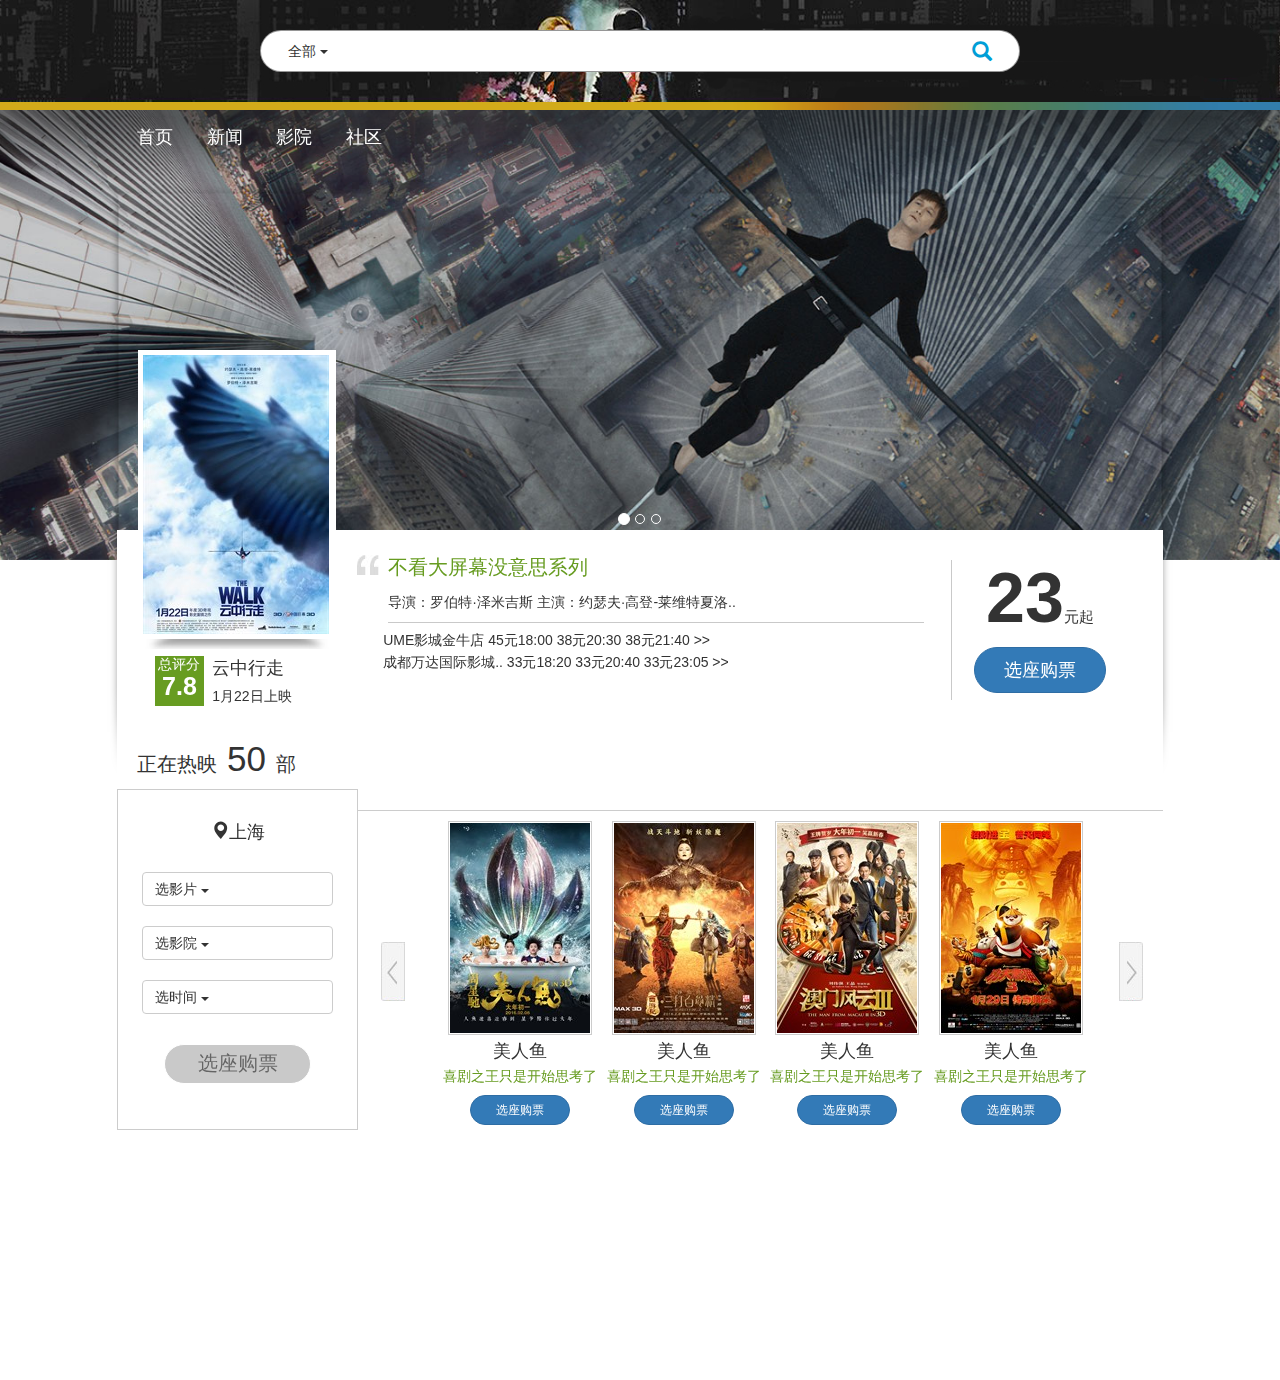
<file: index.html>
<!DOCTYPE html>
<html lang="en">
<head>
    <meta charset="UTF-8">
    <meta http-equiv="X-UA-Compatible" content="IE=edge">
    <meta name="viewport" content="width=device-width, initial-scale=1">

    <title></title>
    <link rel="stylesheet" href="css/bootstrap.min.css">
    <link rel="stylesheet" href="css/main.css">
    <script src="js/jquery-2.1.4.min.js"></script>
    <script src="js/bootstrap.min.js"></script>
    <script src="js/main_js.js"></script>
</head>
<body>
<div class="head">
    <div class="container">
        <div class="search col-md-8 col-md-offset-2">
            <div class="input-group">
                <div class="input-group-btn">
                    <button type="button" class="btn btn-default dropdown-toggle" data-toggle="dropdown" aria-haspopup="true" aria-expanded="false">全部 <span class="caret"></span></button>
                    <ul class="dropdown-menu">
                        <li><a href="#">电影</a></li>
                        <li><a href="#">影人</a></li>
                        <li><a href="#">影院</a></li>
                        <li role="separator" class="divider"></li>
                        <li><a href="#">商品</a></li>
                    </ul>
                </div><!-- /btn-group -->
                <input type="text" placeholder="">
                <div class="input-group-addon">
                    <span class="glyphicon glyphicon-search" aria-hidden="true"></span>
                </div>
            </div><!-- /input-group -->
        </div><!-- /.col-lg-6 -->
    </div>
</div>
<div class="search_foot">
</div>
<div class="ppt">
    <div id="carousel-example-generic" class="carousel slide" data-ride="carousel" data-pause="false">
        <div class="menu_bg">
            <div class="top_menu  col-md-offset-1">
                <a href="#">首页</a>
                <a href="#">新闻</a>
                <a href="#">影院</a>
                <a href="#">社区</a>
            </div>
        </div>

        <!-- Indicators -->
        <ol class="carousel-indicators">
            <li data-target="#carousel-example-generic" data-slide-to="0" id="li_1" class="active"></li>
            <li data-target="#carousel-example-generic" data-slide-to="1" id="li_2"></li>
            <li data-target="#carousel-example-generic" data-slide-to="2" id="li_3"></li>
        </ol>

        <!-- Wrapper for slides -->
        <div class="carousel-inner" role="listbox">
            <div class="item active ppt_1"></div>
            <div class="item ppt_2"></div>
            <div class="item ppt_3"></div>
        </div>
    </div>
</div>
<div class="content col-md-10 col-md-offset-1">
    <img src="img_main/index_shadow.png" class="movie_about_bg">
    <div class="movie_about">
            <div id="movie_about_carousel" class="carousel-inner" role="listbox" data-pause="false">
                <div class="item active">
                    <div class="movie_pic">
                        <a href="movie_1.html"><img src="img_main/movie_pic1.jpg"></a>
                        <div style="height: 10px;width:196px;background-image: url('img_main/index.jpg');background-position: -5px 0px"></div>
                        <div class="movie_pic_bottom">
                            <div class="movie_no col-md-3 col-sm-3 col-md-offset-1 col-sm-offset-1">
                                <h5>总评分</h5>
                                <b>7.8</b>
                            </div>
                            <div class="movie_time col-md-7 col-sm-7">
                                <h4>云中行走</h4>
                                <h5>1月22日上映</h5>
                            </div>
                        </div>
                    </div>
                    <div style="height: 200px;width:auto;margin-left: 240px;border:">
                        <div style="background-image: url('img_main/index.jpg');background-position: -220px -68px;height: 20px;width: 22px;display: inline-block;vertical-align: top;margin-top: 25px;"></div>
                        <div class="movie_information">
                            <span>不看大屏幕没意思系列</span>
                            <p>导演：罗伯特·泽米吉斯         主演：约瑟夫·高登-莱维特夏洛..</p>
                            <h5>UME影城金牛店 45元18:00 38元20:30 38元21:40 >></h5>
                            <h5>成都万达国际影城.. 33元18:20 33元20:40 33元23:05 >></h5>
                        </div>
                        <div class="movie_buy">
                            <h1><b>23</b><span>元起</span></h1>
                            <button type="button" class="btn btn-primary btn-lg">选座购票</button>
                        </div>
                    </div>
                </div>
                <div class="item">
                    <div class="movie_pic">
                        <img src="img_main/movie_pic1.jpg">
                        <div style="height: 10px;width:196px;background-image: url('img_main/index.jpg');background-position: -5px 0px"></div>
                        <div class="movie_pic_bottom">
                            <div class="movie_no col-md-3 col-sm-3 col-md-offset-1 col-sm-offset-1">
                                <h5>总评分</h5>
                                <b>7.8</b>
                            </div>
                            <div class="movie_time col-md-7 col-sm-7">
                                <h4>云中行走</h4>
                                <h5>1月22日上映</h5>
                            </div>
                        </div>
                    </div>
                    <div style="height: 200px;width:auto;margin-left: 240px;border:">
                        <div style="background-image: url('img_main/index.jpg');background-position: -220px -68px;height: 20px;width: 22px;display: inline-block;vertical-align: top;margin-top: 25px;"></div>
                        <div class="movie_information">
                            <span>不看大屏幕没意思系列</span>
                            <p>导演：罗伯特·泽米吉斯         主演：约瑟夫·高登-莱维特夏洛..</p>
                            <h5>UME影城金牛店 45元18:00 38元20:30 38元21:40 >></h5>
                            <h5>成都万达国际影城.. 33元18:20 33元20:40 33元23:05 >></h5>
                        </div>
                        <div class="movie_buy">
                            <h1><b>23</b><span>元起</span></h1>
                            <button type="button" class="btn btn-primary btn-lg">选座购票</button>
                        </div>
                    </div>
                </div>
                <div class="item">
                    <div class="movie_pic">
                        <img src="img_main/movie_pic1.jpg">
                        <div style="height: 10px;width:196px;background-image: url('img_main/index.jpg');background-position: -5px 0px"></div>
                        <div class="movie_pic_bottom">
                            <div class="movie_no col-md-3 col-sm-3 col-md-offset-1 col-sm-offset-1">
                                <h5>总评分</h5>
                                <b>7.8</b>
                            </div>
                            <div class="movie_time col-md-7 col-sm-7">
                                <h4>云中行走</h4>
                                <h5>1月22日上映</h5>
                            </div>
                        </div>
                    </div>
                    <div style="height: 200px;width:auto;margin-left: 240px;">
                        <div style="background-image: url('img_main/index.jpg');background-position: -220px -68px;height: 20px;width: 22px;display: inline-block;vertical-align: top;margin-top: 25px;"></div>
                        <div class="movie_information">
                            <span>不看大屏幕没意思系列</span>
                            <p>导演：罗伯特·泽米吉斯         主演：约瑟夫·高登-莱维特夏洛..</p>
                            <h5>UME影城金牛店 45元18:00 38元20:30 38元21:40 >></h5>
                            <h5>成都万达国际影城.. 33元18:20 33元20:40 33元23:05 >></h5>
                        </div>
                        <div class="movie_buy">
                            <h1><b>23</b><span>元起</span></h1>
                            <button type="button" class="btn btn-primary btn-lg">选 座 购 票</button>
                        </div>
                    </div>
                </div>
                <div style="width: 100%;height: 400px;">
                    <div class="movie_hot">
                        <h4 style="margin-left: 20px;font-size: 20px;font-weight: 500;">正在热映<span style="font-size: 35px;"> 50 </span>部</h4>
                        <div class="movie_ticket">
                            <h4><span class="glyphicon glyphicon-map-marker"></span>上海</h4>
                            <div class="dropdown">
                                <button class="btn btn-default dropdown-toggle" type="button" id="dropdownMenu1" data-toggle="dropdown" aria-haspopup="true" aria-expanded="true">
                                    选影片
                                    <span class="caret"></span>
                                </button>
                                <ul id="dropdown-menu1" class="dropdown-menu" aria-labelledby="dropdownMenu1">
                                    <li>
                                        <div class="input-group">
                                            <input type="text" class="form-control" placeholder="Search for...">
                                            <div class="input-group-addon">
                                                <span class="glyphicon glyphicon-search" aria-hidden="true"></span>
                                            </div>
                                        </div><!-- /input-group -->
                                    </li>
                                    <li><a href="#">Something else here<div style="height: 21px;width: 25px;background-color: #679c21;display: inline-block;float: right;color: #ffffff;text-align: center"><b>7.4</b></div></a></li>
                                    <li><a href="#">Something else here</a></li>
                                    <li><a href="#">Separated link</a></li>
                                </ul>
                            </div>
                            <div class="dropdown">
                                <button class="btn btn-default dropdown-toggle" type="button" id="dropdownMenu2" data-toggle="dropdown" aria-haspopup="true" aria-expanded="true">
                                    选影院
                                    <span class="caret"></span>
                                </button>
                                    <ul  id="dropdown-menu2" class="dropdown-menu" aria-labelledby="dropdownMenu1">
                                            <li>
                                                <div class="input-group">
                                                    <input type="text" class="form-control" placeholder="Search for...">
                                                    <div class="input-group-addon">
                                                        <span class="glyphicon glyphicon-search" aria-hidden="true"></span>
                                                    </div>
                                                </div><!-- /input-group -->
                                            </li>
                                        <div style="overflow: scroll;height: 200px;">
                                            <li><a href="#">Another action</a></li>
                                            <li><div>
                                                <div style="display: inline-block;vertical-align: top;padding: 0;">111223</div>
                                                <div style="width: 40%;display: inline-block">
                                                    <ul>
                                                        <li>1111</li>
                                                        <li>1111</li>
                                                        <li>1111</li>
                                                        <li>1111</li>
                                                    </ul>
                                                </div>
                                                <div style="width: 40%;display: inline-block">
                                                    <ul>
                                                        <li>2222</li>
                                                        <li>1111</li>
                                                        <li>1111</li>
                                                        <li>1111</li>
                                                    </ul>
                                                </div>
                                            </div></li>
                                            <li><a href="#">Separated link</a></li>
                                            <li><a href="#">Separated link</a></li>
                                            <li><a href="#">Separated link</a></li>
                                            <li><a href="#">Separated link</a></li>
                                            <li><a href="#">Separated link</a></li>
                                            <li><a href="#">Separated link</a></li>
                                            <li><a href="#">Separated link</a></li>
                                            <li><a href="#">Separated link</a></li>
                                        </div>
                                    </ul>
                            </div>
                            <div class="dropdown">
                                <button class="btn btn-default dropdown-toggle" type="button" id="dropdownMenu3" data-toggle="dropdown" aria-haspopup="true" aria-expanded="true">
                                    选时间
                                    <span class="caret"></span>
                                </button>
                                <ul  id="dropdown-menu3" class="dropdown-menu" aria-labelledby="dropdownMenu1">
                                    <li><a href="#">Action</a></li>
                                    <li><a href="#">Another action</a></li>
                                    <li><a href="#">Something else here</a></li>
                                    <li><a href="#">Separated link</a></li>
                                </ul>
                            </div>
                            <button type="button" class="btn btn-primary">选座购票</button>
                        </div>
                    </div>
                    <div class="movie_hot_list">
                            <div class="col-md-1 col-sm-1" style="height: 320px;display: inline-block;">
                                <div style="height: 100%;width: 0px;display: inline-block;vertical-align: middle;"></div><!--为了使按钮垂直居中-->
                                <div class="movie_last"></div>
                            </div>
                            <div class="col-md-10 col-sm-10" style="display: inline-block;height: 320px;vertical-align: middle;overflow: hidden;text-align: left;position: relative;">
                                <div id="list_demo" class="list_demo" style="width:2000px;position: absolute">
                                    <div class="list_input">
                                        <a href="movie_1.html"><img src="img_main/movie_list_1.jpg"></a>
                                        <h4>美人鱼</h4>
                                        <h5>喜剧之王只是开始思考了</h5>
                                        <button type="button" class="btn btn-primary btn-sm">选座购票</button>
                                    </div>
                                    <div class="list_input">
                                        <a href="movie_1.html"><img src="img_main/movie_list_2.jpg"></a>
                                        <h4>美人鱼</h4>
                                        <h5>喜剧之王只是开始思考了</h5>
                                        <button type="button" class="btn btn-primary btn-sm">选座购票</button>
                                    </div>
                                    <div class="list_input">
                                        <a href="movie_1.html"><img src="img_main/movie_list_3.jpg"></a>
                                        <h4>美人鱼</h4>
                                        <h5>喜剧之王只是开始思考了</h5>
                                        <button type="button" class="btn btn-primary btn-sm">选座购票</button>
                                    </div>
                                    <div class="list_input">
                                        <a href="movie_1.html"><img src="img_main/movie_list_4.jpg"></a>
                                        <h4>美人鱼</h4>
                                        <h5>喜剧之王只是开始思考了</h5>
                                        <button type="button" class="btn btn-primary btn-sm">选座购票</button>
                                    </div>
                                    <div class="list_input">
                                        <a href="movie_1.html"><img src="img_main/movie_list_4.jpg"></a>
                                        <h4>美人鱼</h4>
                                        <h5>喜剧之王只是开始思考了</h5>
                                        <button type="button" class="btn btn-primary btn-sm">选座购票</button>
                                    </div>
                                    <div class="list_input">
                                        <a href="movie_1.html"><img src="img_main/movie_list_4.jpg"></a>
                                        <h4>美人鱼</h4>
                                        <h5>喜剧之王只是开始思考了</h5>
                                        <button type="button" class="btn btn-primary btn-sm">选座购票</button>
                                    </div>
                                    <div class="list_input">
                                        <a href="movie_1.html"><img src="img_main/movie_list_4.jpg"></a>
                                        <h4>美人鱼</h4>
                                        <h5>喜剧之王只是开始思考了</h5>
                                        <button type="button" class="btn btn-primary btn-sm">选座购票</button>
                                    </div>
                                    <div class="list_input">
                                        <a href="movie_1.html"><img src="img_main/movie_list_4.jpg"></a>
                                        <h4>美人鱼</h4>
                                        <h5>喜剧之王只是开始思考了</h5>
                                        <button type="button" class="btn btn-primary btn-sm">选座购票</button>
                                    </div>
                                    <div class="list_input">
                                        <img src="img_main/movie_list_4.jpg">
                                    </div>
                                    <div class="list_input">
                                        <img src="img_main/movie_list_4.jpg">
                                    </div>
                                </div>
                            </div>
                            <div class="col-md-1 col-sm-1" style="height: 320px;display: inline-block;">
                                <div style="height: 100%;width: 0px;display: inline-block;vertical-align: middle;"></div><!--为了使按钮垂直居中-->
                                <div class="movie_next"></div>
                            </div>
                    </div>
                </div>
            </div>
    </div>
</div>

<div>
</div>
</body>
</html>
</file>
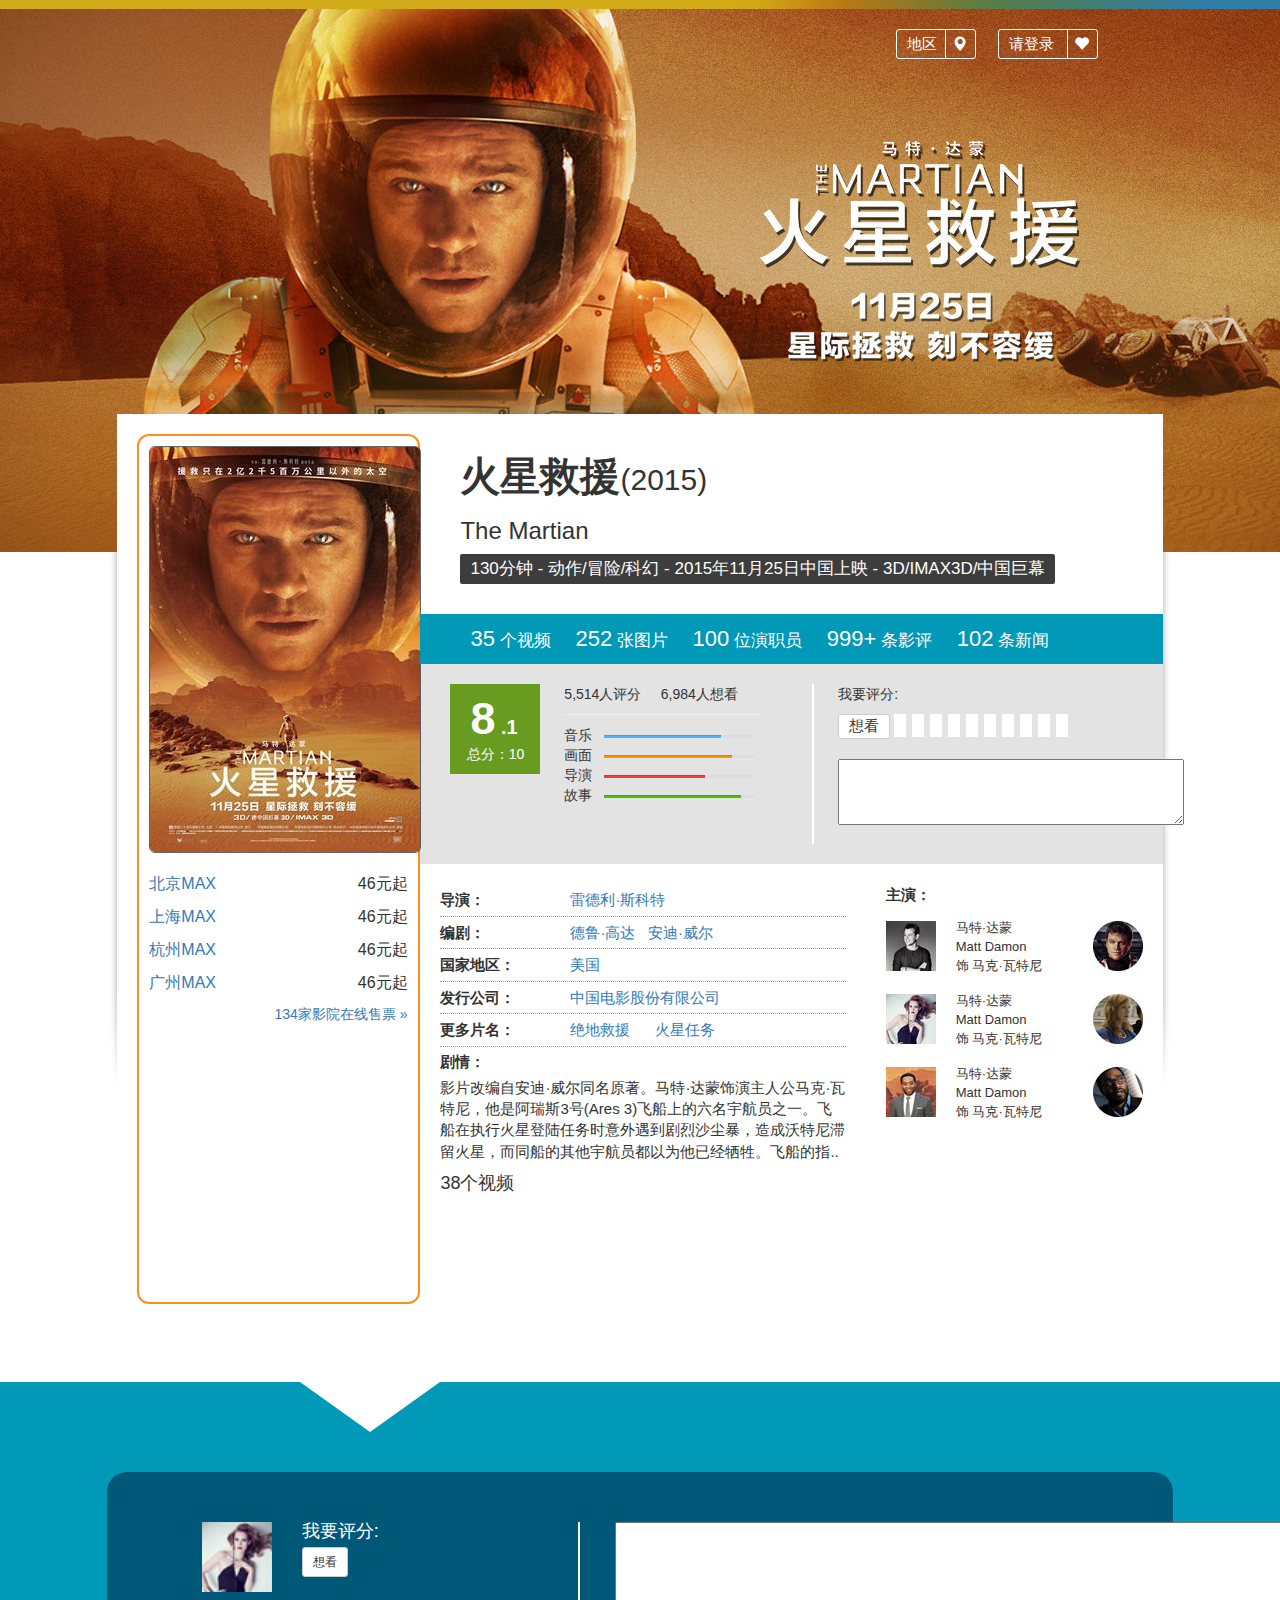
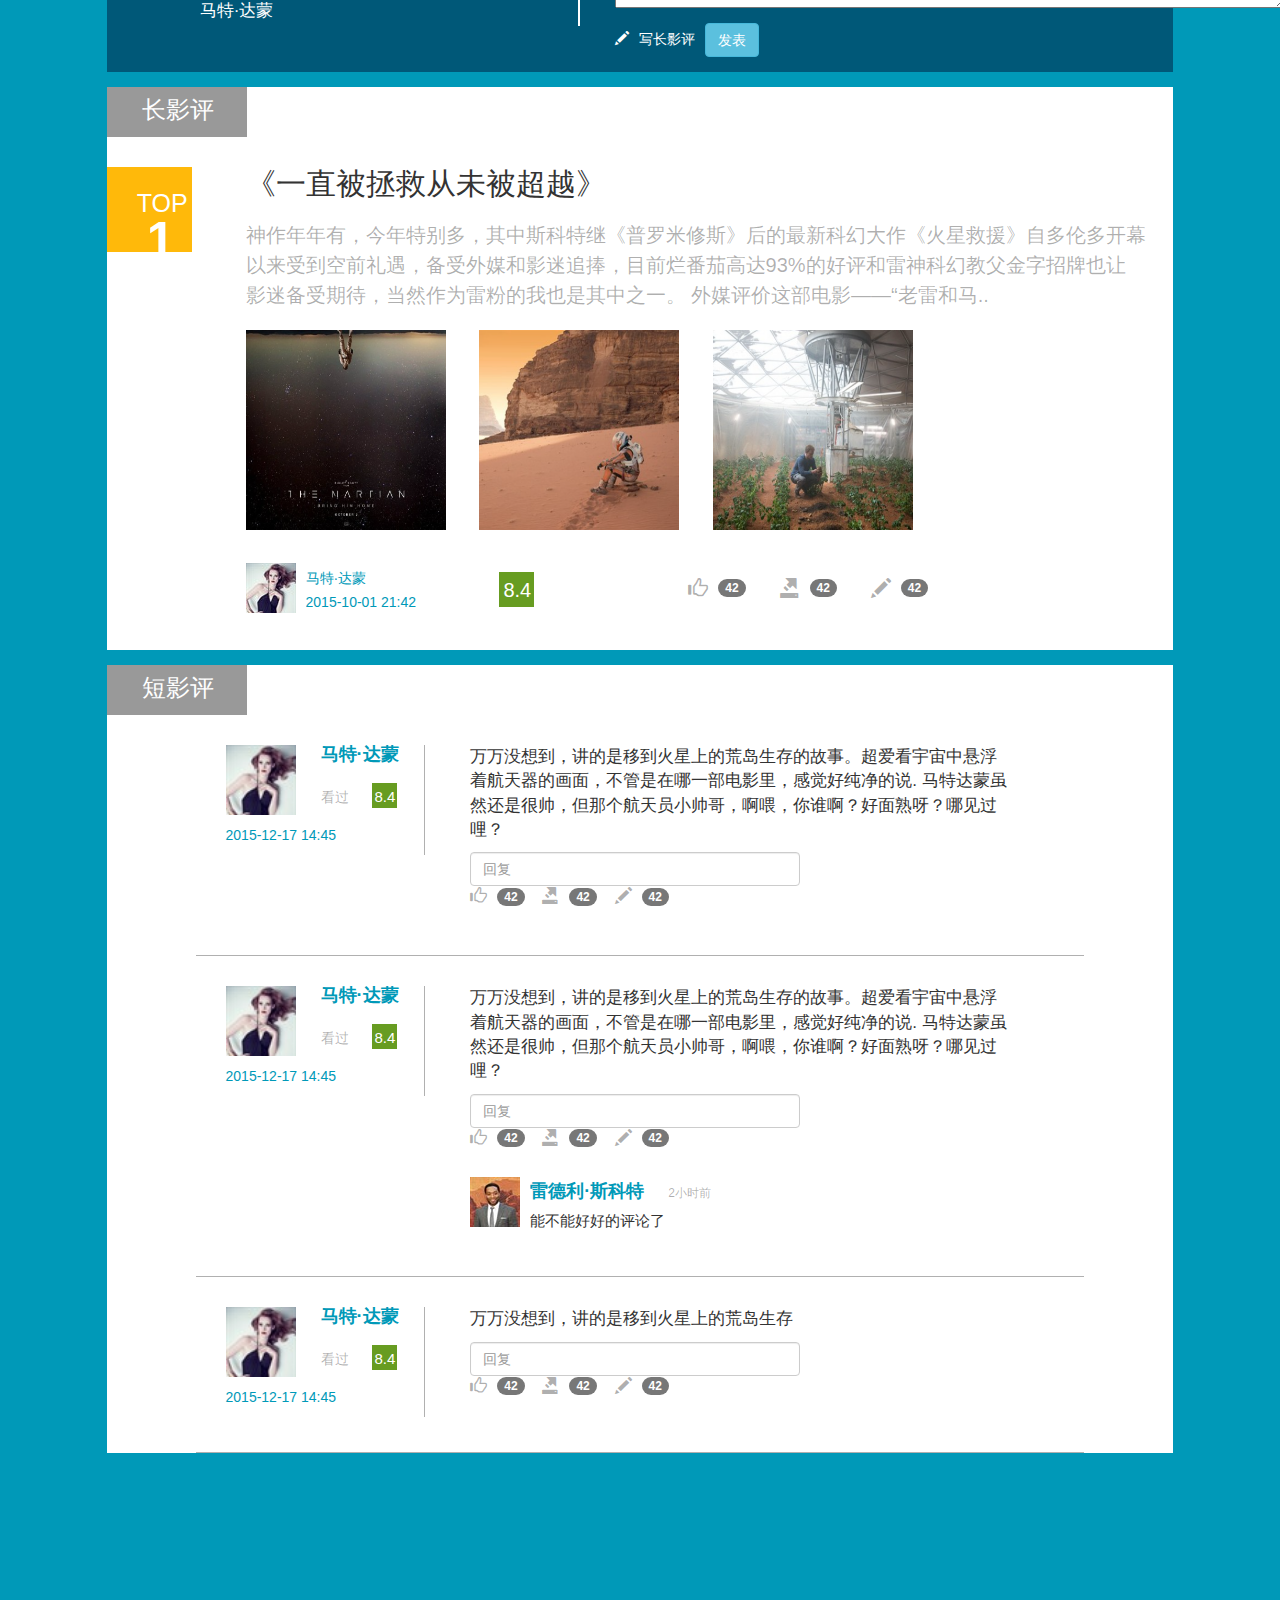
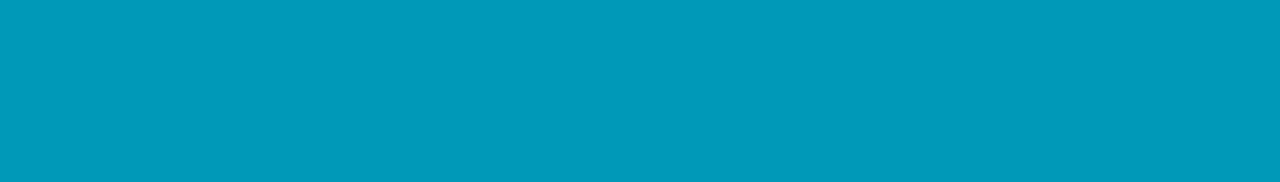
<file: movie_1.html>
<!DOCTYPE html>
<html lang="en">
<head>
    <meta charset="UTF-8">
    <meta http-equiv="X-UA-Compatible" content="IE=edge">
    <meta name="viewport" content="width=device-width, initial-scale=1">

    <title></title>
    <link rel="stylesheet" href="css/1_css.css">
    <link rel="stylesheet" href="css/bootstrap.min.css">
    <script src="js/jquery-2.1.4.min.js"></script>
    <script src="js/bootstrap.min.js"></script>
    <script src="js/movie_1_js.js"></script>
    <script type="text/javascript" src="http://api.map.baidu.com/api?v=2.0&ak=ZEGoxf8InOsx9NPoZyCUQtXy"></script>
    <script src="js/kendo.all.min.js"></script>

</head>
<body id="bodyContent">
<div class="top_line">
</div>
<div class="top_bg">
    <div class="login">
        <span class="login_span1">请登录</span>
        <div class="smile">
            <span class="glyphicon glyphicon-heart" aria-hidden="true"></span>
        </div>
    </div>
    <div id="wherebox" class="input-group form-control" style="width: 300px">
        <input type="text" class="form-control" placeholder="地区" aria-describedby="basic-addon1" style="width: 245px" data-bind="value:Where">
        <div class="input-group-btn">
            <button id="wherebtn" type="button" class="btn btn-primary" onclick="Maps()">确定</button>
        </div>
    </div>
    <div class="movie_where">
        <span class="login_span2" data-bind="text:Where">地区</span>
        <div class="smile">
            <span class="glyphicon glyphicon-map-marker" aria-hidden="true"></span>
        </div>
    </div>
    <div class="login_list">
        <h3>为爱电影的人</h3>
        <h4>For people who love movies</h4>
        <div class="input-group input-group-lg">
            <span class="input-group-addon" id="basic-addon1"><span class="glyphicon glyphicon-user" aria-hidden="true"></span></span>
            <input type="text" class="form-control" placeholder="Username" aria-describedby="basic-addon1">
        </div>
        <div class="input-group input-group-lg">
            <span class="input-group-addon" id="basic-addon2"><span class="glyphicon glyphicon-pencil" aria-hidden="true"></span></span>
            <input type="password" class="form-control" placeholder="password" aria-describedby="basic-addon1">
        </div>
        <div class="next_login">
            <span id="ok-circle"class="glyphicon glyphicon-ok-circle" aria-hidden="true"></span><h5 id="automatic">下次自动登录</h5>
        </div>
        <button type="button" class="btn btn-primary">登陆</button>
        <button type="button" class="btn btn-default">注册</button>
    </div>
</div>
<div id="movie_bg" class="col-md-10 col-md-offset-1">
    <img style="position:absolute;left:0px;top:0px;width:100%;height:100%;z-Index:-1;" src="img/index_shadow.png" /> <!--cssdiv背景图片随div大小-->
    <div class="movie_in">
        <div class="movie_pic">
            <img src="img/171153.19417333_270X405X4.jpg">
            <br/>
            <br/>
            <p><a href="#">北京MAX</a><span>46元起</span></p>
            <p><a href="#">上海MAX</a><span>46元起</span></p>
            <p><a href="#">杭州MAX</a><span>46元起</span></p>
            <p><a href="#">广州MAX</a><span>46元起</span></p>
            <a class="movie_more" href="#">134家影院在线售票 &raquo</a>
            <div id="allmap" style="height: 272px; width: 272px;"></div>
        </div>
        <div class="movie_content">
            <h2><b>火星救援</b><span>(2015)</span></h2>
            <h3>The Martian</h3>
            <div class="movie_time">
            <p>130分钟 - 动作/冒险/科幻 - 2015年11月25日中国上映 - 3D/IMAX3D/中国巨幕</p>
            </div>
            <br/>
            <br/>
            <div>
                <div class="movie_no">
                    <h5>
                        <a href="#"><span>35</span> 个视频 </a>
                        <a href="#"><span>252</span> 张图片 </a>
                        <a href="#"><span>100</span> 位演职员 </a>
                        <a href="#"><span>999+</span> 条影评 </a>
                        <a href="#"><span>102</span> 条新闻</a>
                    </h5>
                </div>
                <div class="movie_talk">
                    <div class="movie_score">
                        <h1><b>8</b><span><b>&nbsp;.1</b></span></h1>
                        <p>总分：10</p>
                    </div>
                    <div class="movie_sitiao">
                        <p>5,514人评分&nbsp;&nbsp;&nbsp;&nbsp;&nbsp;6,984人想看</p>
                        <hr class="featurette-divider">
                        <ul>
                            <li>音乐<div><div style="position: absolute;top: 0px;left: 0px;background-color: #49b6ff;width: 78%;height: 3px;border-top: 1px solid #40a0e0"></div></div></li>
                            <li>画面<div><div style="position: absolute;top: 0px;left: 0px;background-color: #ff9300;width: 85%;height: 3px;border-top: 1px solid #e08100"></div></div></li>
                            <li>导演<div><div style="position: absolute;top: 0px;left: 0px;background-color: #f83838;width: 67%;height: 3px;border-top: 1px solid #da3131"></div></div></li>
                            <li>故事<div><div style="position: absolute;top: 0px;left: 0px;background-color: #47c502;width: 91%;height: 3px;border-top: 1px solid #3ead02"></div></div></li>
                        </ul>
                    </div>
                    <div class="movie_input">
                        <p>我要评分:</p>
                        <button type="button" class="btn btn-default btn-sm">想看</button>
                        <div id="input_1" class="input_score"><div></div></div><!--
                        --><div id="input_2" class="input_score"><div></div></div><!--
                        --><div id="input_3" class="input_score"><div></div></div><!--
                        --><div id="input_4" class="input_score"><div></div></div><!--
                        --><div id="input_5" class="input_score"><div></div></div><!--
                        --><div id="input_6" class="input_score"><div></div></div><!--
                        --><div id="input_7" class="input_score"><div></div></div><!--
                        --><div id="input_8" class="input_score"><div></div></div><!--
                        --><div id="input_9" class="input_score"><div></div></div><!--
                        --><div id="input_10" class="input_score"><div></div></div>
                        <br/>
                        <br/>
                        <textarea cols="40" rows="3"></textarea>
                    </div>
                </div>
                <div class="movie_information">
                    <div class="movie_director">
                        <dl>
                        <dd><span><b>导演：</b></span><a> 雷德利·斯科特</a></dd>
                        <dd><span><b>编剧：</b></span><a> 德鲁·高达&nbsp;&nbsp;&nbsp;安迪·威尔</a></dd>
                        <dd><span><b>国家地区：</b></span><a> 美国 </a></dd>
                        <dd><span><b>发行公司：</b></span><a> 中国电影股份有限公司</a></dd>
                        <dd><span><b>更多片名：</b></span><a> 绝地救援&nbsp;&nbsp;&nbsp;&nbsp;&nbsp;&nbsp;火星任务</a></dd>
                        <dt>
                            <span><b>剧情：</b></span>
                            <p>影片改编自安迪·威尔同名原著。马特·达蒙饰演主人公马克·瓦特尼，他是阿瑞斯3号(Ares 3)飞船上的六名宇航员之一。飞船在执行火星登陆任务时意外遇到剧烈沙尘暴，造成沃特尼滞留火星，而同船的其他宇航员都以为他已经牺牲。飞船的指..</p>
                        </dt>
                        </dl>
                    </div>
                    <div class="movie_actor">
                        <span><b>主演：</b></span>
                        <div class="media">
                            <div class="media-left">
                                <a href="#">
                                    <img class="media-object" src="img/180618.89249618_50X50.jpg">
                                </a>
                            </div>
                            <div class="media-body">
                                <h5 class="media-heading">马特·达蒙</h5>
                                <h5 class="media-heading">Matt Damon</h5>
                                <h5 class="media-heading">饰 马克·瓦特尼</h5>
                            </div>
                            <div class="media-right">
                                <a href="#">
                                    <img class="media-object" src="img/155743.31244076_50X50X4.jpg">
                                </a>
                            </div>
                        </div>
                        <div class="media">
                            <div class="media-left">
                                <a href="#">
                                    <img class="media-object" src="img/153654.68309940_50X50.jpg">
                                </a>
                            </div>
                            <div class="media-body">
                                <h5 class="media-heading">马特·达蒙</h5>
                                <h5 class="media-heading">Matt Damon</h5>
                                <h5 class="media-heading">饰 马克·瓦特尼</h5>
                            </div>
                            <div class="media-right">
                                <a href="#">
                                    <img class="media-object" src="img/155853.34457685_50X50X4.jpg">
                                </a>
                            </div>
                        </div>
                        <div class="media">
                            <div class="media-left">
                                <a href="#">
                                    <img class="media-object" src="img/095106.17245205_50X50X4.jpg">
                                </a>
                            </div>
                            <div class="media-body">
                                <h5 class="media-heading">马特·达蒙</h5>
                                <h5 class="media-heading">Matt Damon</h5>
                                <h5 class="media-heading">饰 马克·瓦特尼</h5>
                            </div>
                            <div class="media-right">
                                <a href="#">
                                    <img class="media-object" src="img/160156.49543273_50X50X4.jpg">
                                </a>
                            </div>
                        </div>
                    </div>
                    <div class="movie_trailer">
                        <h4>38个视频</h4>
                    </div>
                </div>
            </div>
        </div>
    </div>
</div>
<div class="talk_movie">
    <div class="arrow-down"></div>
    <div class="col-md-10 col-md-offset-1" id="my_talk">
        <div class="col-md-5 my_talk_peo">
            <div class="media-left">
                <a href="#">
                <img class="media-object" src="img/153654.68309940_50X50.jpg">
                </a>
            <h5 class="media-heading">马特·达蒙</h5>
            </div>
            <div class="media-body">
                <h4 class="media-heading">我要评分:</h4>
                <button type="button" class="btn btn-default btn-sm">想看</button>
            </div>
        </div>
        <div class="col-md-6 my_talk_in">
            <textarea cols="80" rows="4"></textarea>
            <p><span class="glyphicon glyphicon-pencil" aria-hidden="true"></span><span>写长影评</span><button type="button" class="btn btn-info">发表</button></p>
        </div>
    </div>
    <div class="col-md-10 col-md-offset-1" id="long_talk">
        <div class="left_top"><b><h3>长影评</h3></b></div>
        <div class="top_no">
            <h2>TOP</h2>
            <h1><b>1</b></h1>
        </div>
        <div class="long_talk_list">
            <h2>《一直被拯救从未被超越》</h2>
            <p>神作年年有，今年特别多，其中斯科特继《普罗米修斯》后的最新科幻大作《火星救援》自多伦多开幕以来受到空前礼遇，备受外媒和影迷追捧，目前烂番茄高达93%的好评和雷神科幻教父金字招牌也让影迷备受期待，当然作为雷粉的我也是其中之一。 外媒评价这部电影——“老雷和马..</p>
            <div class="long_talk_pic"><img src="img_1/long%20talk%20pic1.PNG"></div>
            <div class="long_talk_pic"><img src="img_1/long%20talk%20pic2.PNG"></div>
            <div class="long_talk_pic"><img src="img_1/long%20talk%20pic3.PNG"></div>
            <div>
                <div class="long_talk_peo">
                    <div class="media-left">
                        <a href="#">
                            <img class="media-object" src="img/153654.68309940_50X50.jpg">
                        </a>
                    </div>
                    <div class="media-body">
                        <h5 class="media-heading">马特·达蒙</h5>
                        <h5 class="media-heading">2015-10-01 21:42</h5>
                    </div>
                </div>
                <div class="long_talk_no"><span>8.4</span></div>
                <div class="long_talk_zan">
                    <p><span class="glyphicon glyphicon-thumbs-up" aria-hidden="true"></span><span class="badge">42</span></p>
                    <p><span class="glyphicon glyphicon-export" aria-hidden="true"></span><span class="badge">42</span></p>
                    <p><span class="glyphicon glyphicon-pencil" aria-hidden="true"></span><span class="badge">42</span></p>
                </div>
            </div>
        </div>
    </div>
    <div class="col-md-10 col-md-offset-1" id="short_talk">
        <div class="left_top"><b><h3>短影评</h3></b></div>
        <div class="col-md-10 col-md-offset-1 short_talk_list">
            <div class="col-md-3 short_talk_peo">
                <div class="media-left">
                    <a href="#">
                        <img class="media-object" src="img/153654.68309940_50X50.jpg">
                    </a>
                </div>
                <div class="media-body">
                    <h4 class="media-heading"><b>马特·达蒙</b></h4>
                    <h5 class="media-heading">看过</h5>
                    <div class="short_talk_no"><span>8.4</span></div>
                </div>
                <p>2015-12-17 14:45</p>
            </div>
            <div class="col-md-8 short_talk_in">
                <p>万万没想到，讲的是移到火星上的荒岛生存的故事。超爱看宇宙中悬浮着航天器的画面，不管是在哪一部电影里，感觉好纯净的说. 马特达蒙虽然还是很帅，但那个航天员小帅哥，啊喂，你谁啊？好面熟呀？哪见过哩？</p>
                <input type="text" class="form-control" placeholder="回复">
                <div class="short_talk_zan">
                    <p><span class="glyphicon glyphicon-thumbs-up" aria-hidden="true"></span><span class="badge">42</span></p>
                    <p><span class="glyphicon glyphicon-export" aria-hidden="true"></span><span class="badge">42</span></p>
                    <p><span class="glyphicon glyphicon-pencil" aria-hidden="true"></span><span class="badge">42</span></p>
                </div>
            </div>
        </div>
        <div class="col-md-10 col-md-offset-1 short_talk_list">
            <div class="col-md-3 short_talk_peo">
                <div class="media-left">
                    <a href="#">
                        <img class="media-object" src="img/153654.68309940_50X50.jpg">
                    </a>
                </div>
                <div class="media-body">
                    <h4 class="media-heading"><b>马特·达蒙</b></h4>
                    <h5 class="media-heading">看过</h5>
                    <div class="short_talk_no"><span>8.4</span></div>
                </div>
                <p>2015-12-17 14:45</p>
            </div>
            <div class="col-md-8 short_talk_in">
                <p>万万没想到，讲的是移到火星上的荒岛生存的故事。超爱看宇宙中悬浮着航天器的画面，不管是在哪一部电影里，感觉好纯净的说. 马特达蒙虽然还是很帅，但那个航天员小帅哥，啊喂，你谁啊？好面熟呀？哪见过哩？</p>
                <input type="text" class="form-control" placeholder="回复">
                <div class="short_talk_zan">
                    <p><span class="glyphicon glyphicon-thumbs-up" aria-hidden="true"></span><span class="badge">42</span></p>
                    <p><span class="glyphicon glyphicon-export" aria-hidden="true"></span><span class="badge">42</span></p>
                    <p><span class="glyphicon glyphicon-pencil" aria-hidden="true"></span><span class="badge">42</span></p>
                </div>
                <div class="short_talk_return">
                    <div class="media-left">
                        <a href="#">
                            <img class="media-object" src="img/095106.17245205_50X50X4.jpg">
                        </a>
                    </div>
                    <div class="media-body">
                        <h4 class="media-heading"><b>雷德利·斯科特</b></h4>
                        <h6>2小时前</h6>
                        <p>能不能好好的评论了</p>
                    </div>
                </div>
            </div>
        </div>
        <div class="col-md-10 col-md-offset-1 short_talk_list">
            <div class="col-md-3 short_talk_peo">
                <div class="media-left">
                    <a href="#">
                        <img class="media-object" src="img/153654.68309940_50X50.jpg">
                    </a>
                </div>
                <div class="media-body">
                    <h4 class="media-heading"><b>马特·达蒙</b></h4>
                    <h5 class="media-heading">看过</h5>
                    <div class="short_talk_no"><span>8.4</span></div>
                </div>
                <p>2015-12-17 14:45</p>
            </div>
            <div class="col-md-8 short_talk_in">
                <p>万万没想到，讲的是移到火星上的荒岛生存</p>
                <input type="text" class="form-control" placeholder="回复">
                <div class="short_talk_zan">
                    <p><span class="glyphicon glyphicon-thumbs-up" aria-hidden="true"></span><span class="badge">42</span></p>
                    <p><span class="glyphicon glyphicon-export" aria-hidden="true"></span><span class="badge">42</span></p>
                    <p><span class="glyphicon glyphicon-pencil" aria-hidden="true"></span><span class="badge">42</span></p>
                </div>
            </div>
        </div>
    </div>
</div>
</body>
</html>
<script type="text/javascript">

    // 百度地图API功能
//    var map = new BMap.Map("allmap");
//    map.centerAndZoom(new BMap.Point(116.404, 39.915), 14);
//
//    var local = new BMap.LocalSearch(map, {
//        renderOptions:{map: map}
//    });
//    local.searchInBounds("电影院", map.getBounds());
//
//    map.addEventListener("dragend",function(){
//        map.clearOverlays();
//        local.searchInBounds("电影院", map.getBounds());
//    });

    var viewModel1 = kendo.observable({
        Where:"地区"
    });
    kendo.bind($("#bodyContent"),viewModel1);

    function Maps() {
        var a = viewModel1.Where;
        var map = new BMap.Map("allmap");            // 创建Map实例
        map.centerAndZoom(new BMap.Point(116.404, 39.915), 11);
        var local = new BMap.LocalSearch(map, {
            renderOptions: {map: map, autoViewport: true}
        });
        local.searchNearby("电影院", a);
    }
    var maps1 = window.setTimeout(Maps,0);

    document.getElementById("wherebtn").click();

</script>
</file>
<file: css/main.css>
.head{
    background-image: url("../img_main/search_background.jpg");
    padding: 30px 0px;
}
.search{
    border: 1px solid rgba(0, 0, 0, 0.41);
    border-radius: 1000px;
    background-color: #ffffff;
}
.search .input-group button,input,.input-group-addon{
    border: none;
}
.search .input-group input{
    height: 30px;
    width: 100%;
    margin: 5px 10px;
    padding-right: 10px;
}
.search .input-group .input-group-addon{
    background-color: #ffffff;
    color: #009ed7;
    font-size: 20px;
}
.search_foot{
    background-image: url("../img_main/search_foot.png");
    background-position: 0px 0px;
    height: 8px;
}
.menu_bg{
    background-image: url("../img_main/topbg.png");
    background-repeat: repeat-x;
    background-position: top;
    position: absolute;
    width: 100%;
    padding-top: 15px;
    padding-bottom: 40px;
    z-index: 100;
}
.top_menu a{
    font-size: 18px;
    color: #ffffff;
    margin-left: 30px;
    padding-bottom: 5px;
    text-decoration: none;
}
.top_menu a:hover{
    border-bottom: 4px solid #ffffff;
}
.ppt .ppt_1{
    background-image: url("../img_main/ppt_1.jpg");
    background-size: cover;                /*���ı�ͼƬ�ı�������ͼƬ��������ֲ���ʾ*/
    background-position: center;
    height: 450px;
    z-index: -2;
}
.ppt .ppt_2{
    background-image: url("../img_main/ppt_2.jpg");
    background-size: cover;                /*���ı�ͼƬ�ı�������ͼƬ��������ֲ���ʾ*/
    background-position: center;
    height: 450px;
    z-index: -2;
}
.ppt .ppt_3{
    background-image: url("../img_main/ppt_3.jpg");
    background-size: cover;                /*���ı�ͼƬ�ı�������ͼƬ��������ֲ���ʾ*/
    background-position: center;
    height: 450px;
    z-index: -2;
}
.content{
    padding: 0px;
    position: relative;
    top: -380px;
    height: 600px;
    z-index: 1;
}
.movie_about{
    position: relative;
    z-index: -5;
}
.content .movie_about_bg{
    height: 600px;
    width: 100%;
    position: relative;
    z-index: -5;
}
#movie_about_carousel{
    background-color: #ffffff;
    width: 98%;
    margin-left: 1%;
    position: relative;
    top: -250px;
    z-index: -1;
    overflow: visible;
}
.movie_pic{
    background-color: #ffffff;
    /*height: 299px;*/
    width: 198px;
    top: -180px;
    left: 2%;
    position: absolute;
    z-index: 99;
}
.movie_pic img{
    margin: 5px;
}
.movie_pic .movie_pic_bottom .movie_no{
    color: #ffffff;
    height: 50px;
    background-color: #679c21;
    display: inline-block;
    text-align: center;
    margin-top: 7px;
    margin-right: 8px;
    padding: 0px;
}
.movie_pic .movie_pic_bottom .movie_no h5{
    line-height: 2px;
}
.movie_pic .movie_pic_bottom .movie_no b{
    font-size: 25px;
    line-height: normal;
}
.movie_pic .movie_pic_bottom .movie_time{
    display: inline-block;
    vertical-align: top;
    text-align: left;
    padding: 0px;
}
.movie_information{
    height: 200px;
    width:70%;
    display: inline-block;
}
.movie_information span{
    font-size: 20px;
    color: #679c21;
    margin-top: 23px;
    margin-left: 5px;
    display: block;
}
.movie_information p{
    width: 95%;
    margin-top: 10px;
    margin-left: 5px;
    padding-bottom: 10px;
    border-bottom: 1px solid rgba(0, 0, 0, 0.21);
    display: block;
}
.movie_buy{
    height: 140px;
    width: 22%;
    display: inline-block;
    border-left: 1px solid rgba(0, 0, 0, 0.21);
    vertical-align: top;
    margin: 30px 0px;
    text-align: center;
    padding: 0px;
}
.movie_buy h1{
    font-size: 70px;
    margin-top: 0px;
}
.movie_buy span{
    font-size: 15px;
}
.movie_buy button{
    width: 75%;
    padding: 10px 0px;
    border-radius: 1000px;
}
.movie_hot{
    /*border: 1px solid red;*/
    height: 100%;
    width: 23%;
    display: inline-block;
}
.movie_ticket{
    text-align: center;
    border: 1px solid rgba(0, 0, 0, 0.2);
    position: relative;
    z-index: auto;
    padding-bottom: 45px;
}
.movie_ticket h4{
    margin-top: 30px;
}
#dropdown-menu1{
    width: 120%;
}
#dropdown-menu1 .input-group{
    border: 1px solid rgba(0, 0, 0, 0.2);
    width: 90%;
    border-radius: 100px;
    margin-left: auto;
    margin-right: auto;
    margin-bottom: 10px;
}
#dropdown-menu1 .input-group:hover{
    border-color:#66afe9;outline:0;-webkit-box-shadow:inset 0 1px 1px rgba(0,0,0,.075),0 0 8px rgba(102,175,233,.6);box-shadow:inset 0 1px 1px rgba(0,0,0,.075),0 0 8px rgba(102,175,233,.6)
}
#dropdown-menu1 .input-group input{
    background-color: rgba(0, 0, 0, 0);
    border: none;
}
#dropdown-menu1 .input-group input:focus{
    border-color: rgba(0, 0, 0, 0);
    -webkit-box-shadow: none;
    box-shadow: none;
}
#dropdown-menu1 .input-group .input-group-addon{
    background-color: rgba(0, 0, 0, 0);
    color: #007897;
    font-size: 17px;
}
#dropdown-menu2{
    width: 200%;
}

#dropdown-menu2 .input-group{
    border: 1px solid rgba(0, 0, 0, 0.2);
    width: 90%;
    border-radius: 100px;
    margin-left: auto;
    margin-right: auto;
    margin-bottom: 10px;
}
#dropdown-menu2 .input-group:hover{
    border-color:#66afe9;outline:0;-webkit-box-shadow:inset 0 1px 1px rgba(0,0,0,.075),0 0 8px rgba(102,175,233,.6);box-shadow:inset 0 1px 1px rgba(0,0,0,.075),0 0 8px rgba(102,175,233,.6)
}
#dropdown-menu2 .input-group input{
    background-color: rgba(0, 0, 0, 0);
    border: none;
}
#dropdown-menu2 .input-group input:focus{
    border-color: rgba(0, 0, 0, 0);
    -webkit-box-shadow: none;
    box-shadow: none;
}
#dropdown-menu2 .input-group .input-group-addon{
    background-color: rgba(0, 0, 0, 0);
    color: #007897;
    font-size: 17px;
}

#dropdown-menu3{
    width: 200%;
}
.movie_ticket .dropdown button{
    width: 80%;
    margin-top: 20px;
    text-align: left;
}
.movie_ticket .dropdown ul{
    margin-left: 10%;
}
.movie_ticket .btn-primary{
    height: 40px;
    width: 62%;
    font-size: 20px;
    color: rgba(0, 0, 0, 0.5);
    padding-top: 3px;
    border-radius: 100px;
    margin-top: 30px;
    background-color: rgba(0, 0, 0, 0.21);
    border-color: #ffffff;
}
.movie_hot_list{
    width: 77%;
    height: 320px;
    /*border: 1px solid red;*/
    display: inline-block;
    margin-left: -4px;
    vertical-align: bottom;
    text-align: center;
    border-top: 1px solid rgba(0, 0, 0, 0.2);
}
.movie_hot_list .movie_last{
    width: 24px;
    height: 59px;
    background-image: url("../img_main/index.jpg");
    background-position: 0px -114px;
    display: inline-block;
    vertical-align: middle;
}
.movie_hot_list .movie_next{
    width: 24px;
    height: 59px;
    background-image: url("../img_main/index.jpg");
    background-position: -24px -114px;
    display: inline-block;
    vertical-align: middle;
    margin-right: 0px;
}
.movie_hot_list .movie_last:hover{
    background-image: url("../img_main/index.jpg");
    background-position: -48px -114px;
    cursor: pointer;
}
.movie_hot_list .movie_next:hover{
    background-image: url("../img_main/index.jpg");
    background-position: -72px -114px;
    cursor: pointer;
}
.list_input{
    width: 160px;
    height: 100%;
    /*border: 1px solid black;*/
    display: inline-block;
    text-align: center;
}
.list_input img{
    margin-top: 10px;
    padding: 1px;
    border: 1px solid rgba(0, 0, 0, 0.2);
}
.list_input h4,h5{
    margin: 7px 0px;
}
.list_input h5{
    color: #679c21;
}
.list_input button{
    width: 100px;
    border-radius: 1000px;
    margin-top: 4px;
}
</file>
<file: css/1_css.css>
body{
    padding: 0px;
    margin: 0px;
}
.top_line{
    background-image: url("../img_1/foot%5B1%5D.png");
    height: 9px;
    overflow: hidden;
    background-position: 0px 0px;
}
.top_bg{
    height: 543px;
    background-image: url("../img_1/162012.34995830.jpg");
    background-position: center;
    position: relative;
}
.top_bg .login{
    height: 30px;
    width: 100px;
    border: 1px solid white;
    border-radius: 3px;
    position: absolute;
    top: 20px;
    left: 78%;
    padding-left: 10px;
}
.login:hover{
    cursor: pointer;
}
.login_style2{
    height: 30px;
    width: 100px;
    border: 1px solid white;
    border-radius: 3px;
    position: absolute;
    top: 20px;
    left: 78%;
    padding-left: 10px;
    background-color: white;
}
.login_span1,.login_span2{
    font-size: 15px;
    line-height: 28px;
    color: #ffffff;
}
.login_span_style2{
    font-size: 15px;
    line-height: 28px;
    color: #777777;
}
.smile{
    height: 28px;
    width: 30px;
    float: right;
    border-left: 1px solid white;
    line-height: 30px;
}
.smile_style2{
    height: 28px;
    width: 30px;
    float: right;
    border-left: 1px solid rgba(0, 0, 0, 0.1);
    line-height: 30px;
}
.glyphicon-heart,.glyphicon-map-marker{
    font-size: 15px;
    color: white;
    margin-left: 6px;
}
.smile_span_style2{
    font-size: 15px;
    color: #777777;
    margin-left: 6px;
}
.top_bg .movie_where{
    height: 30px;
    width: 80px;
    border: 1px solid white;
    border-radius: 3px;
    position: absolute;
    top: 20px;
    left: 70%;
    padding-left: 10px;
}
#wherebox{
    padding: 0px;
    outline: none;
    background-color: rgba(0, 0, 0, 0);
    position: absolute;
    top: 50px;
    left: 70%;
    display: none;
}
.movie_where:hover{
    cursor: pointer;
}
.login_list{
    height: 340px;
    width: 280px;
    background-color: white;
    position: absolute;
    top: 50px;
    left: 68%;
    border-radius: 5px;
    display: none;
}
.login_list h3{
    margin-left: 0px;
    text-align: center;
}
.login_list h4{
    margin-left: 0px;
    text-align: center;
    color: #777777;
    margin-bottom: 20px;
}
.login_list .input-group{
    margin: 10px 20px;
}
.login_list .btn-primary{
     width: 110px;
     border-radius: 50px;
     margin-left: 20px;
     font-size: 20px;
     margin-top: 5px;
     padding: 0px;
}
.login_list .btn-default{
    width: 110px;
    border-radius: 50px;
    font-size: 20px;
    float: right;
    margin-right: 20px;
    margin-top: 5px;
    padding: 0px;
}
.next_login{
    margin-left: 20px;
    margin-top: 5px;
    margin-bottom: 5px;
}
.glyphicon-ok-circle{
    font-size: 25px;
    color: rgba(0, 0, 0, 0.41);
    vertical-align: middle;
}
.glyphicon-ok-circle:hover{
    cursor: pointer;
}
.glyphicon-ok-circle_style2{
    font-size: 25px;
    color: rgb(0, 168, 255);
    vertical-align: middle;
}
.next_login h5{
    margin-left: 5px;
    vertical-align: middle;
}
#automatic{
    color: rgba(0, 0, 0, 0.45);
    display: inline-block;
}
#movie_bg{
    height:700px;
    position:relative;
    margin-top: -150px;
}
#movie_bg .movie_in{
    background-color: #ffffff;
    position:absolute;
    left:1%;
    top: 12px;
    width:98%;
    height:100%;
    display: table
}
#movie_bg .movie_in .movie_pic{
    margin: 20px;
    margin-right: 0px;
    padding: 10px;
    height: 870px;
    width: 27%;
    border: 2px solid #ff8f1d;
    border-radius: 12px;
    float: left;
}
#movie_bg .movie_in .movie_pic img{
    border: 1px solid rgba(0, 0, 0, 0.6);
    border-radius: 6px;
}
#movie_bg .movie_in .movie_pic p{
    font-size: 16px;
}
#movie_bg .movie_in .movie_pic span{
    float:right;
}
#movie_bg .movie_in .movie_pic .movie_more{
    float:right;
}
.movie_in .movie_content{
    height: 600px;
    width: 71%;
    float: right;
    margin-top: 20px;
}
.movie_in .movie_content h2{
    font-size: 40px;
}
.movie_in .movie_content h2 span{
    font-size: 30px;
}
.movie_in .movie_content .movie_time{
    height: 30px;
    width: auto;
    display: inline-block;
    font-size: 15px;
    background-color: rgba(0, 0, 0, 0.76);
    color: #ffffff;
    padding: 0px 10px;
    border-radius: 2px;
}
.movie_in .movie_content .movie_time p{
    font-size: 17px;
    line-height: 30px;
}
.movie_in .movie_content h2,h3,.movie_time{
    margin-left: 40px;
}
.movie_in .movie_content .movie_no{
    padding-left: 40px;
    height: 50px;
    margin-left: 0px;
    background-color: #0099b8;
}
.movie_in .movie_content .movie_no a{
    color: #ffffff;
    padding: 0px 10px;
    text-decoration: none;
    display: inline-block;
}
.movie_in .movie_content .movie_no a:hover{
    background-color: #007897;
}
.movie_in .movie_content .movie_no h5{
    font-size: 17px;
}
.movie_in .movie_content .movie_no span{
    font-size: 22px;
    line-height: 50px;
}
.movie_in .movie_content .movie_talk{
    background-color: rgba(0, 0, 0, 0.11);
    height: 200px;
    padding-top: 20px;
    padding-left: 30px;
}
.movie_in .movie_content .movie_talk .movie_score{
    height: 90px;
    width: 90px;
    background-color: #679c21;
    display: inline-block;
    vertical-align: top;
    color: white;
}
.movie_in .movie_content .movie_talk .movie_score h1{
    font-size: 45px;
    margin-top: 10px;
    margin-bottom: 0px;
    margin-left: 20px;
}
.movie_in .movie_content .movie_talk .movie_score h1 span{
    font-size: 20px;
}
.movie_in .movie_content .movie_talk .movie_score p{
    text-align: center;
}
.movie_in .movie_content .movie_talk .movie_sitiao{
    height: 160px;
    width: 270px;
    display: inline-block;
    padding-left: 20px;
    vertical-align:top;
    border-right: 2px solid white;
}
.movie_in .movie_content .movie_talk .movie_sitiao hr{
    margin: 10px 0px;
    margin-right: 50px;
}
.movie_in .movie_content .movie_talk .movie_sitiao ul{
    padding-left: 0px;
    margin: 0px;
    list-style: none;
}
.movie_in .movie_content .movie_talk .movie_sitiao li{
    display: block;
    position: relative;
}
.movie_in .movie_content .movie_talk .movie_sitiao li div{
    position: absolute;
    top: 10px;
    left: 40px;
    display: inline-block;
    height: 3px;
    width: 150px;
    background-color: #dcdbe9;
}
.movie_in .movie_content .movie_talk .movie_sitiao li div div{
    position: absolute;
    top: 0px;
    left: 0px;
    background-color: #49b6ff;
    width: 78%;
    height: 3px;
}
.movie_in .movie_content .movie_talk .movie_input{
    height: 160px;
    width: 270px;
    display: inline-block;
    margin-left: 20px;
    vertical-align:top;
}
.movie_in .movie_content .movie_talk .movie_input button{
    font-size: 15px;
    padding-top: 0px;
    padding-bottom: 0px;
    vertical-align:top;
}
.movie_in .movie_content .movie_talk .movie_input .input_score{
    display: inline-block;
    vertical-align:top;
    height: 23px;
    width: 18px;
}
.movie_in .movie_content .movie_talk .movie_input #input_1,#input_2,#input_3,#input_4,#input_5,#input_6,#input_7,#input_8,#input_9,#input_10{
    padding-right: 6px;
    background-color: rgba(0, 0, 0, 0);
}
.movie_in .movie_content .movie_talk .movie_input div{
    height: 23px;
    width: 12px;
    background-color: white;
    cursor: pointer;
}
.movie_in .movie_content .movie_information{
    height: 438px;
    width: 100%;
    position: relative;
}
.movie_in .movie_content .movie_information .movie_director{
    height: 70%;
    width: 60%;
    float: left;
    padding-top: 20px;
    padding-left: 20px;
    padding-right: 20px;
}
.movie_in .movie_content .movie_information .movie_director dd{
    font-size: 15px;
    padding-top: 5px;
    padding-bottom: 5px;
    border-bottom: 1px dotted #999;
}
.movie_in .movie_content .movie_information .movie_director dt span{
    font-size: 15px;
    margin-top: 10px;
    margin-bottom: 8px;
}
.movie_in .movie_content .movie_information .movie_director dd a{
    position: absolute;
    left: 150px;
}
.movie_in .movie_content .movie_information .movie_director dt span{
    line-height: 30px;
}
.movie_in .movie_content .movie_information .movie_director dt p{
    font-size: 15px;
    font-weight:normal;
}
.movie_in .movie_content .movie_information .movie_actor{
    padding-top: 20px;
    padding-left: 20px;
    height: 70%;
    width: 40%;
    float: right;
}
.movie_in .movie_content .movie_information .movie_actor span{
    font-size: 15px;
}
.movie_in .movie_content .movie_information .movie_actor h5{
    margin-left: 10px;
    font-size: 13px;
}
.movie_in .movie_content .movie_information .movie_actor .media-right{
    padding-right: 20px;
}
.movie_trailer{
    position: absolute;
    top: 300px;
    height: 138px;
    width: 100%;
    padding-left: 20px;
}
.talk_movie{
    margin-top: 830px;
    height: 2000px;
    width: 100%;
    background-color: #0099b8;
}
.arrow-down{
    margin-left: 300px;
    width:0;
    height:0;
    border-left:70px solid transparent;
    border-right:70px solid transparent;
    border-top:50px solid #ffffff;
}
#my_talk{
    margin-top: 40px;
    height: 200px;
    padding-top: 50px;
    padding-left: 60px;
    background-color: #005878;
    border-radius: 20px;
    position: relative;
}
#my_talk:before{
    content: '';
    position: absolute;
    top: 180px;
    left: 0;
    height: 20px;
    width: 100%;
    background-color: #005878
}
#long_talk{
    margin-top: 15px;
    padding: 0;
    background-color: #ffffff;
}
#short_talk{
    margin-top: 15px;
    padding: 0px;
    background-color: #ffffff;
}
.my_talk_peo{
    border-right: 2px solid white;
}
#my_talk .media-left img{
    height: 70px;
    width: 70px;
    margin: 0px 20px;
    margin-bottom: 10px;
}
#my_talk .media-left{
    text-align: center;
    color: white;
}
#my_talk .media-left h5{
    font-size: 17px;
}
#my_talk .media-body h4{
    color: white;
}
#my_talk .my_talk_in textarea{
    margin-left: 20px;
}
#my_talk .my_talk_in p{
    margin-left: 20px;
    margin-top: 10px;
    color: white;
}
#my_talk .my_talk_in p span{
    margin-right: 10px;
}
#my_talk .my_talk_in p button{

}
.left_top{
    height: 50px;
    width: 140px;
    background-color: rgba(0, 0, 0, 0.4);
}
.left_top h3{
    margin: 0;
    padding-top: 10px;
    padding-left: 35px;
    color: white;
}
.top_no{
    margin-top: 30px;
    height:85px;
    width: 85px;
    background-color: #ffb90a;
    color: white;
    display: inline-block;
    vertical-align:top;
}
.top_no h2{
    padding-top: 3px;
    margin-left: 30px;
    font-size: 25px;
}
.top_no h1{
    margin-left: 40px;
    margin-top: -15px;
    font-size: 50px;
}
.long_talk_list{
    width: 900px;
    display: inline-block;
    margin-top: 30px;
    margin-left: 50px;
    margin-bottom: 25px;
}
.long_talk_list h2{
    margin: 0px;
}
.long_talk_list p{
    line-height: 30px;
    font-size: 20px;
    margin: 20px 0px;
    color: rgba(0, 0, 0, 0.31);
}
.long_talk_pic{
    height: 200px;
    width: 200px;
    position: relative;
    display: inline-block;
    margin-right: 30px;
    margin-bottom: 20px;
}
.long_talk_pic img{
    position: absolute;
    top: 0;
    left: 0;
    height: 100%;
    width: 100%;
}
.long_talk_list .media-body h5{
    margin-top: 8px;
}
.long_talk_peo{
    width: 250px;
    display: inline-block;
    color: #0099b8;
}
.long_talk_no{
    height: 35px;
    width: 35px;
    padding-top: 4px;
    padding-left: 4px;
    background-color: #679c21;
    vertical-align: 90%;
    display: inline-block;
}
.long_talk_no span{
    color: #ffffff;
    font-size: 20px;
}
.long_talk_zan{
    margin-left: 150px;
    display: inline-block;
    vertical-align: 90%;
}
.long_talk_zan p{
    margin-right: 30px;
    display: inline-block;
}
.long_talk_zan .badge{
    margin-left: 10px;
    vertical-align: 40%;
}
.short_talk_list{
    margin-top: 30px;
    padding-bottom: 35px;
    border-bottom: 1px solid rgba(0, 0, 0, 0.31);
}
.short_talk_peo{
    margin-left: 0px;
    border-right: 1px solid rgba(0, 0, 0, 0.31);
}
.short_talk_peo .media-left img{
    height: 70px;
    width: 70px;
}
.short_talk_peo .media-body{
    padding-left: 15px;
    color: #0099b8;
}
.short_talk_peo .media-body h5{
    display: inline-block;
    margin-top: 20px;
    color: rgba(0, 0, 0, 0.31);
}
.short_talk_peo p{
    margin-top: 10px;
    color: #0099b8;
}
.short_talk_no{
    height: 25px;
    width: 25px;
    margin-left: 20px;
    padding-top: 3px;
    padding-left: 2px;
    background-color: #679c21;
    display: inline-block;
}
.short_talk_no span{
    color: #ffffff;
    font-size: 15px;
}
.short_talk_in{
    margin-left: 30px;
}
.short_talk_in p{
    font-size: 17px;
}
.short_talk_in input{
    width: 330px;
    margin-right: 30px;
    display: inline-block;
}
.short_talk_zan{
    margin-left: 0px;
    font-size: 10px;
    display: inline-block;
    color: rgba(0, 0, 0, 0.31);
    vertical-align: bottom;
}
.short_talk_zan p{
    margin-right: 15px;
    display: inline-block;
}
.short_talk_zan .badge{
    margin-left: 10px;
    vertical-align: 20%;
}
.short_talk_return{
    margin-top: 15px;
}
.short_talk_return h4{
    color: #0099b8;
    display: inline-block;
}
.short_talk_return h6{
    margin-left: 20px;
    color: rgba(0, 0, 0, 0.31);
    display: inline-block;
}
.short_talk_return p{
    font-size: 15px;
}
</file>
